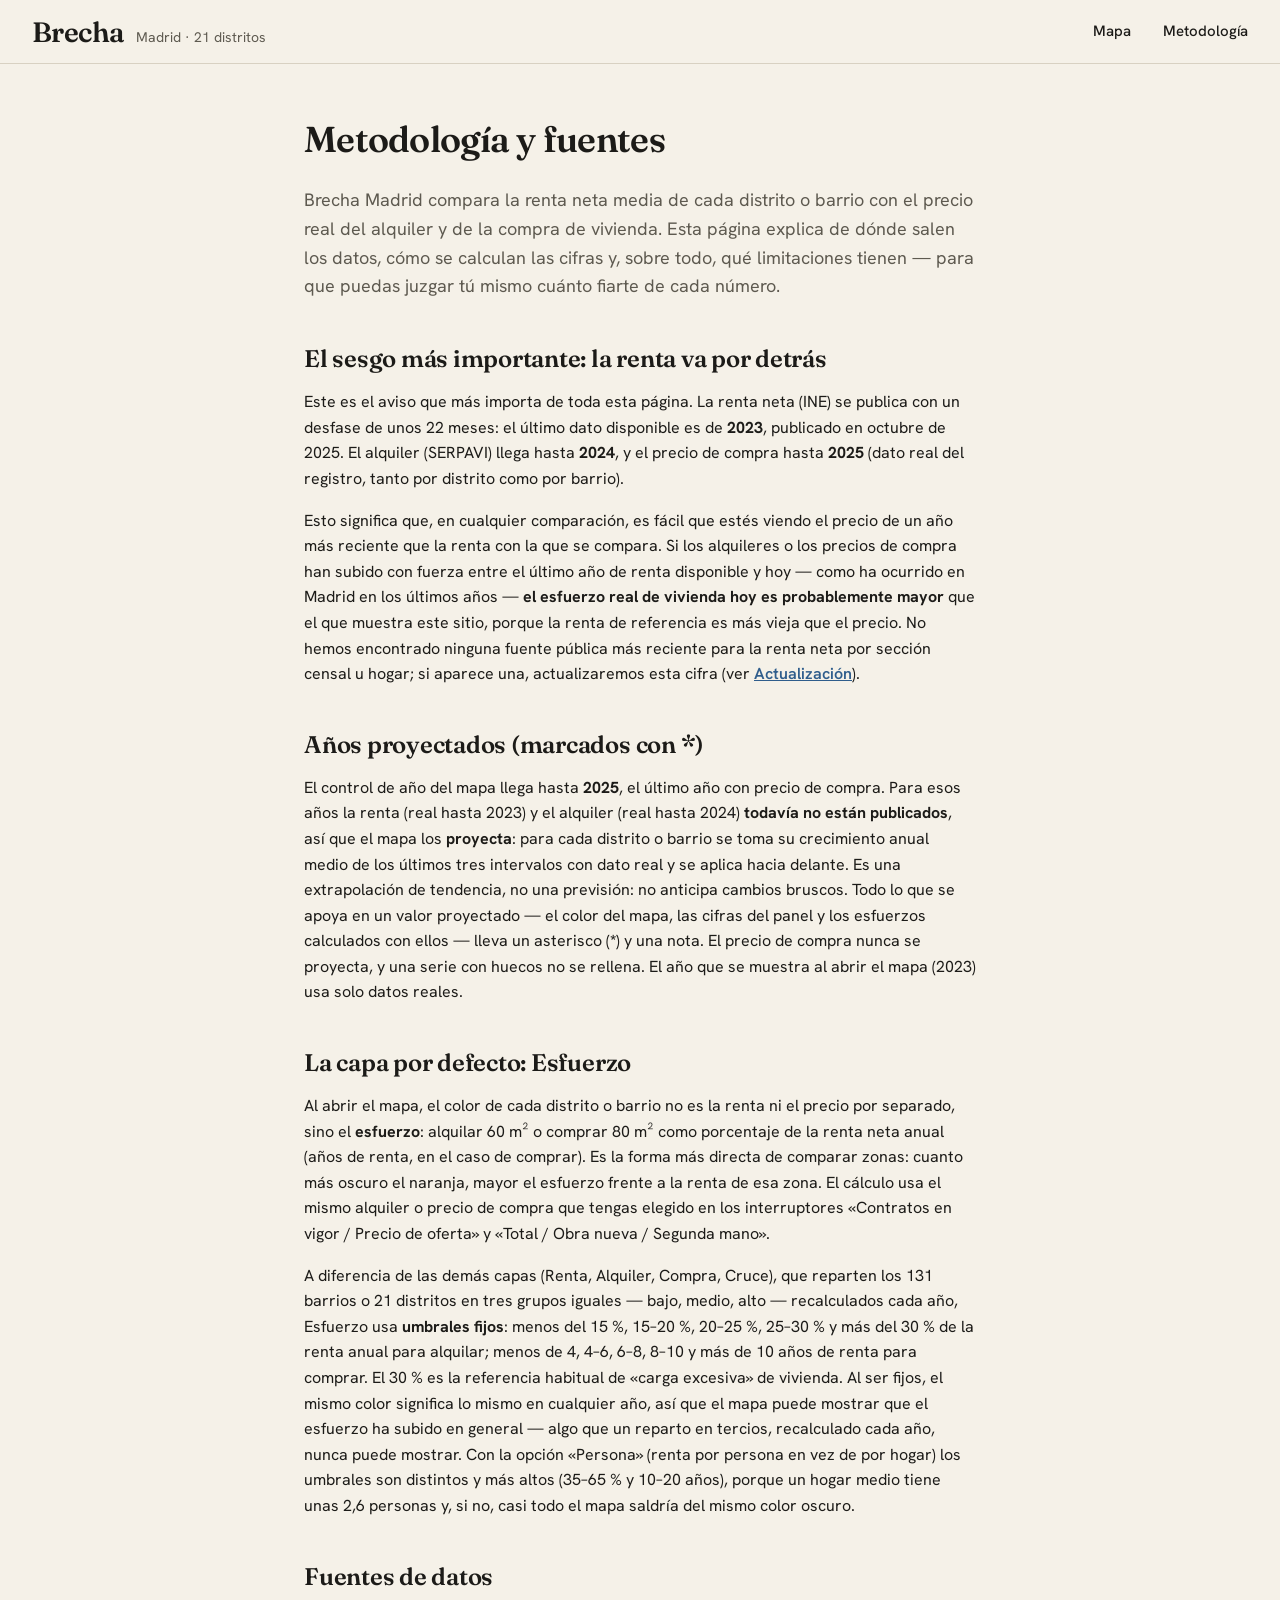
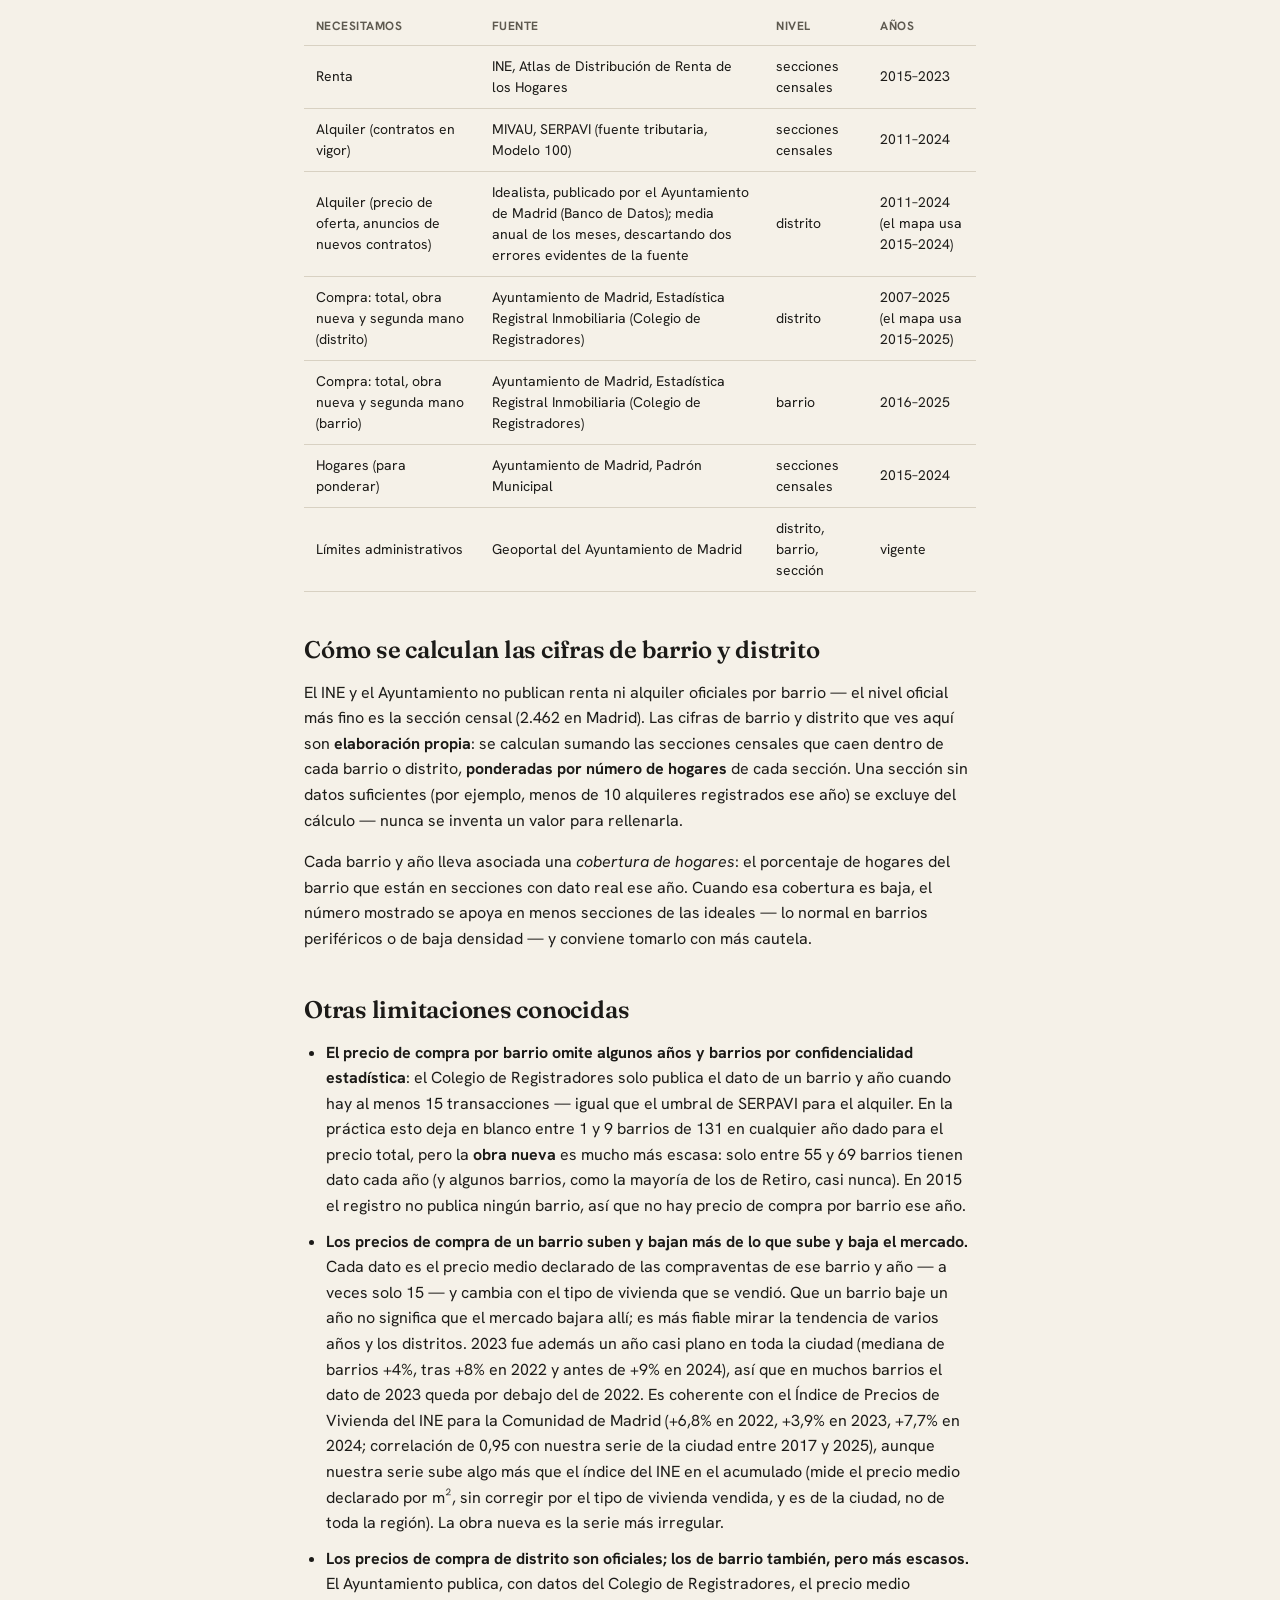
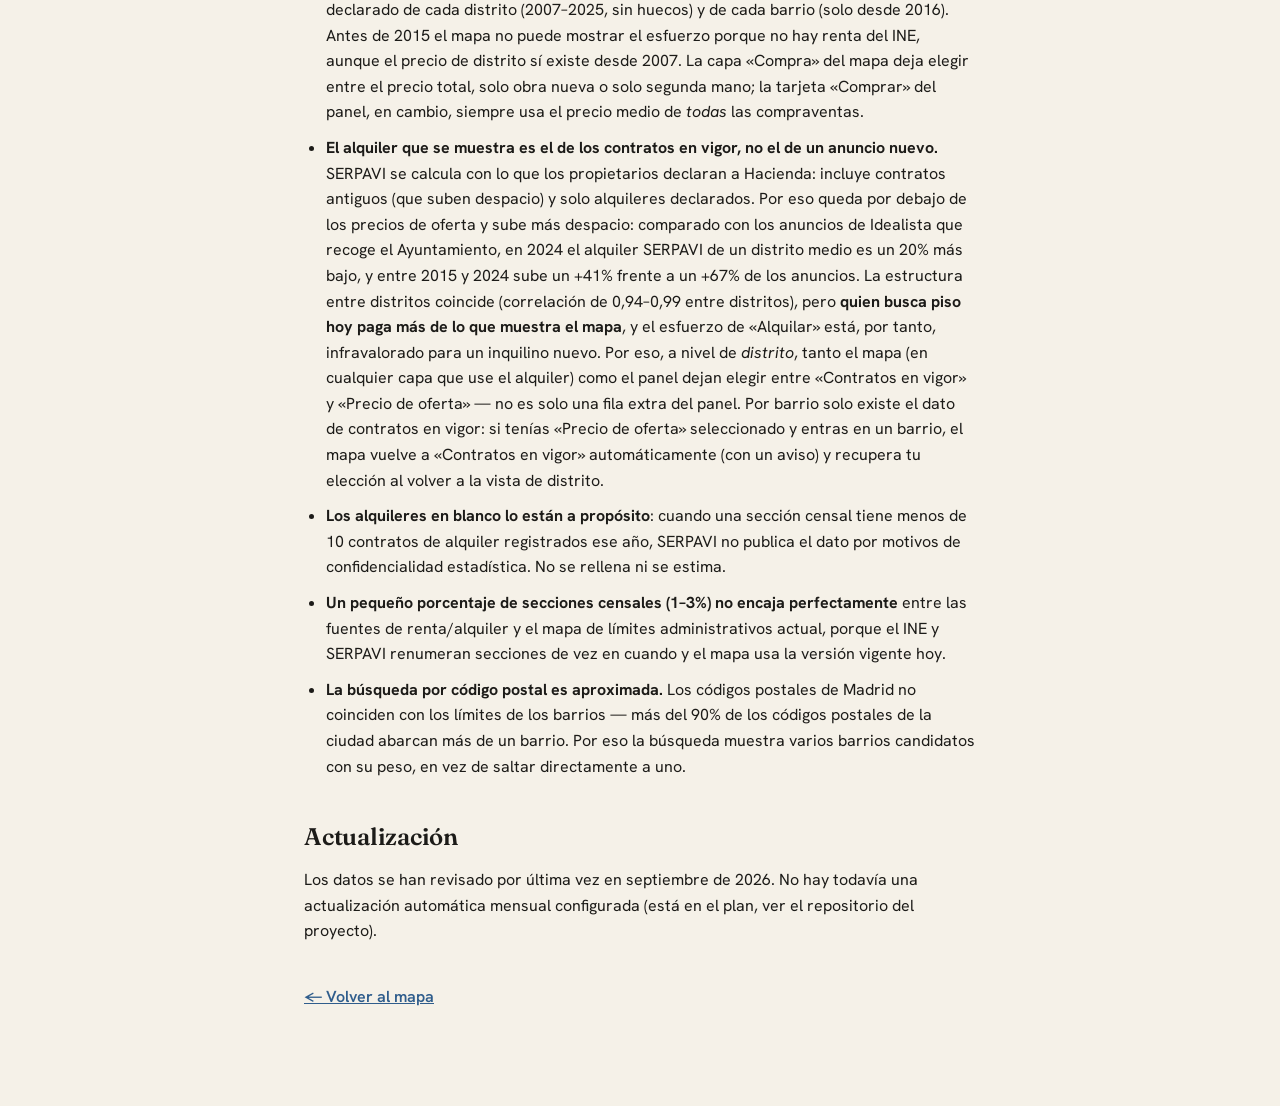
<file: site/metodologia.html>
<!doctype html>
<html lang="es">
<head>
<meta charset="utf-8">
<meta name="viewport" content="width=device-width, initial-scale=1">
<title>Metodología — Brecha Madrid</title>
<meta name="description" content="Fuentes de datos, cómo se calculan las cifras por barrio y distrito, y las limitaciones conocidas de Brecha Madrid.">
<link rel="preconnect" href="https://fonts.googleapis.com">
<link rel="preconnect" href="https://fonts.gstatic.com" crossorigin>
<link href="https://fonts.googleapis.com/css2?family=Fraunces:opsz,wght@9..144,400;9..144,600;9..144,700&family=Hanken+Grotesk:wght@400;500;600;700&display=swap" rel="stylesheet">
<link rel="stylesheet" href="css/style.css">
<link rel="stylesheet" href="css/article.css">
</head>
<body>
<header class="topbar">
  <div class="brand">
    <span class="brand-name">Brecha</span>
    <span class="brand-sub">Madrid · 21 distritos</span>
  </div>
  <nav class="topnav">
    <a href="index.html">Mapa</a>
    <a href="metodologia.html">Metodología</a>
  </nav>
</header>

<main class="article">
  <h1>Metodología y fuentes</h1>
  <p class="lede">Brecha Madrid compara la renta neta media de cada distrito o barrio con el precio real
  del alquiler y de la compra de vivienda. Esta página explica de dónde salen los datos, cómo se
  calculan las cifras y, sobre todo, qué limitaciones tienen — para que puedas juzgar tú mismo cuánto
  fiarte de cada número.</p>

  <h2 id="sesgo-renta">El sesgo más importante: la renta va por detrás</h2>
  <p>Este es el aviso que más importa de toda esta página. La renta neta (INE) se publica con un
  desfase de unos 22 meses: el último dato disponible es de <strong>2023</strong>, publicado en
  octubre de 2025. El alquiler (SERPAVI) llega hasta <strong>2024</strong>, y el precio de compra hasta
  <strong>2025</strong> (dato real del registro, tanto por distrito como por barrio).</p>
  <p>Esto significa que, en cualquier comparación, es fácil que estés viendo el precio de un año más
  reciente que la renta con la que se compara. Si los alquileres o los precios de compra han subido
  con fuerza entre el último año de renta disponible y hoy — como ha ocurrido en Madrid en los últimos
  años — <strong>el esfuerzo real de vivienda hoy es probablemente mayor</strong> que el que muestra
  este sitio, porque la renta de referencia es más vieja que el precio. No hemos encontrado ninguna
  fuente pública más reciente para la renta neta por sección censal u hogar; si aparece una, actualizaremos
  esta cifra (ver <a href="#actualizacion">Actualización</a>).</p>

  <h2 id="proyecciones">Años proyectados (marcados con *)</h2>
  <p>El control de año del mapa llega hasta <strong>2025</strong>, el último año con precio de compra.
  Para esos años la renta (real hasta 2023) y el alquiler (real hasta 2024) <strong>todavía no están
  publicados</strong>, así que el mapa los <strong>proyecta</strong>: para cada distrito o barrio se toma
  su crecimiento anual medio de los últimos tres intervalos con dato real y se aplica hacia delante. Es
  una extrapolación de tendencia, no una previsión: no anticipa cambios bruscos. Todo lo que se apoya en
  un valor proyectado — el color del mapa, las cifras del panel y los esfuerzos calculados con ellos —
  lleva un asterisco (<strong>*</strong>) y una nota. El precio de compra nunca se proyecta, y una serie
  con huecos no se rellena. El año que se muestra al abrir el mapa (2023) usa solo datos reales.</p>

  <h2 id="esfuerzo">La capa por defecto: Esfuerzo</h2>
  <p>Al abrir el mapa, el color de cada distrito o barrio no es la renta ni el precio por separado, sino
  el <strong>esfuerzo</strong>: alquilar 60 m² o comprar 80 m² como porcentaje de la renta neta anual (años
  de renta, en el caso de comprar). Es la forma más directa de comparar zonas: cuanto más oscuro el
  naranja, mayor el esfuerzo frente a la renta de esa zona. El cálculo usa el mismo alquiler o precio de
  compra que tengas elegido en los interruptores «Contratos en vigor / Precio de oferta» y «Total / Obra
  nueva / Segunda mano».</p>
  <p>A diferencia de las demás capas (Renta, Alquiler, Compra, Cruce), que reparten los 131 barrios o 21
  distritos en tres grupos iguales — bajo, medio, alto — recalculados cada año, Esfuerzo usa
  <strong>umbrales fijos</strong>: menos del 15 %, 15–20 %, 20–25 %, 25–30 % y más del 30 % de la renta
  anual para alquilar; menos de 4, 4–6, 6–8, 8–10 y más de 10 años de renta para comprar. El 30 % es la
  referencia habitual de «carga excesiva» de vivienda. Al ser fijos, el mismo color significa lo mismo en
  cualquier año, así que el mapa puede mostrar que el esfuerzo ha subido en general — algo que un reparto
  en tercios, recalculado cada año, nunca puede mostrar. Con la opción «Persona» (renta por persona en vez
  de por hogar) los umbrales son distintos y más altos (35–65 % y 10–20 años), porque un hogar medio tiene
  unas 2,6 personas y, si no, casi todo el mapa saldría del mismo color oscuro.</p>

  <h2>Fuentes de datos</h2>
  <table>
    <thead><tr><th>Necesitamos</th><th>Fuente</th><th>Nivel</th><th>Años</th></tr></thead>
    <tbody>
      <tr><td>Renta</td><td>INE, Atlas de Distribución de Renta de los Hogares</td><td>secciones censales</td><td>2015–2023</td></tr>
      <tr><td>Alquiler (contratos en vigor)</td><td>MIVAU, SERPAVI (fuente tributaria, Modelo 100)</td><td>secciones censales</td><td>2011–2024</td></tr>
      <tr><td>Alquiler (precio de oferta, anuncios de nuevos contratos)</td><td>Idealista, publicado por el Ayuntamiento de Madrid (Banco de Datos); media anual de los meses, descartando dos errores evidentes de la fuente</td><td>distrito</td><td>2011–2024 (el mapa usa 2015–2024)</td></tr>
      <tr><td>Compra: total, obra nueva y segunda mano (distrito)</td><td>Ayuntamiento de Madrid, Estadística Registral Inmobiliaria (Colegio de Registradores)</td><td>distrito</td><td>2007–2025 (el mapa usa 2015–2025)</td></tr>
      <tr><td>Compra: total, obra nueva y segunda mano (barrio)</td><td>Ayuntamiento de Madrid, Estadística Registral Inmobiliaria (Colegio de Registradores)</td><td>barrio</td><td>2016–2025</td></tr>
      <tr><td>Hogares (para ponderar)</td><td>Ayuntamiento de Madrid, Padrón Municipal</td><td>secciones censales</td><td>2015–2024</td></tr>
      <tr><td>Límites administrativos</td><td>Geoportal del Ayuntamiento de Madrid</td><td>distrito, barrio, sección</td><td>vigente</td></tr>
    </tbody>
  </table>

  <h2>Cómo se calculan las cifras de barrio y distrito</h2>
  <p>El INE y el Ayuntamiento no publican renta ni alquiler oficiales por barrio — el nivel oficial más
  fino es la sección censal (2.462 en Madrid). Las cifras de barrio y distrito que ves aquí son
  <strong>elaboración propia</strong>: se calculan sumando las secciones censales que caen dentro de
  cada barrio o distrito, <strong>ponderadas por número de hogares</strong> de cada sección. Una sección
  sin datos suficientes (por ejemplo, menos de 10 alquileres registrados ese año) se excluye del
  cálculo — nunca se inventa un valor para rellenarla.</p>
  <p>Cada barrio y año lleva asociada una <em>cobertura de hogares</em>: el porcentaje de hogares del
  barrio que están en secciones con dato real ese año. Cuando esa cobertura es baja, el número
  mostrado se apoya en menos secciones de las ideales — lo normal en barrios periféricos o de baja
  densidad — y conviene tomarlo con más cautela.</p>

  <h2>Otras limitaciones conocidas</h2>
  <ul>
    <li><strong>El precio de compra por barrio omite algunos años y barrios por confidencialidad
    estadística</strong>: el Colegio de Registradores solo publica el dato de un barrio y año cuando
    hay al menos 15 transacciones — igual que el umbral de SERPAVI para el alquiler. En la práctica
    esto deja en blanco entre 1 y 9 barrios de 131 en cualquier año dado para el precio total, pero
    la <strong>obra nueva</strong> es mucho más escasa: solo entre 55 y 69 barrios tienen dato cada año
    (y algunos barrios, como la mayoría de los de Retiro, casi nunca). En 2015 el registro no publica
    ningún barrio, así que no hay precio de compra por barrio ese año.</li>
    <li><strong>Los precios de compra de un barrio suben y bajan más de lo que sube y baja el mercado.</strong>
    Cada dato es el precio medio declarado de las compraventas de ese barrio y año — a veces solo 15 —
    y cambia con el tipo de vivienda que se vendió. Que un barrio baje un año no significa que el mercado
    bajara allí; es más fiable mirar la tendencia de varios años y los distritos. 2023 fue además un año
    casi plano en toda la ciudad (mediana de barrios +4%, tras +8% en 2022 y antes de +9% en 2024), así
    que en muchos barrios el dato de 2023 queda por debajo del de 2022. Es coherente con el Índice de
    Precios de Vivienda del INE para la Comunidad de Madrid (+6,8% en 2022, +3,9% en 2023, +7,7% en
    2024; correlación de 0,95 con nuestra serie de la ciudad entre 2017 y 2025), aunque nuestra serie
    sube algo más que el índice del INE en el acumulado (mide el precio medio declarado por m², sin
    corregir por el tipo de vivienda vendida, y es de la ciudad, no de toda la región). La obra nueva
    es la serie más irregular.</li>
    <li><strong>Los precios de compra de distrito son oficiales; los de barrio también, pero más
    escasos.</strong> El Ayuntamiento publica, con datos del Colegio de Registradores, el precio medio
    declarado de cada distrito (2007–2025, sin huecos) y de cada barrio (solo desde 2016). Antes de
    2015 el mapa no puede mostrar el esfuerzo porque no hay renta del INE, aunque el precio de distrito
    sí existe desde 2007. La capa «Compra» del mapa deja elegir entre el precio total, solo obra nueva o
    solo segunda mano; la tarjeta «Comprar» del panel, en cambio, siempre usa el precio medio de
    <em>todas</em> las compraventas.</li>
    <li><strong>El alquiler que se muestra es el de los contratos en vigor, no el de un anuncio
    nuevo.</strong> SERPAVI se calcula con lo que los propietarios declaran a Hacienda: incluye
    contratos antiguos (que suben despacio) y solo alquileres declarados. Por eso queda por debajo de los
    precios de oferta y sube más despacio: comparado con los anuncios de Idealista que recoge el
    Ayuntamiento, en 2024 el alquiler SERPAVI de un distrito medio es un 20% más bajo, y entre 2015 y
    2024 sube un +41% frente a un +67% de los anuncios. La estructura entre distritos coincide (correlación
    de 0,94–0,99 entre distritos), pero <strong>quien busca piso hoy paga más de lo que muestra el
    mapa</strong>, y el esfuerzo de «Alquilar» está, por tanto, infravalorado para un inquilino nuevo. Por
    eso, a nivel de <em>distrito</em>, tanto el mapa (en cualquier capa que use el alquiler) como el panel
    dejan elegir entre «Contratos en vigor» y «Precio de oferta» — no es solo una fila extra del panel.
    Por barrio solo existe el dato de contratos en vigor: si tenías «Precio de oferta» seleccionado y
    entras en un barrio, el mapa vuelve a «Contratos en vigor» automáticamente (con un aviso) y recupera tu
    elección al volver a la vista de distrito.</li>
    <li><strong>Los alquileres en blanco lo están a propósito</strong>: cuando una sección censal tiene
    menos de 10 contratos de alquiler registrados ese año, SERPAVI no publica el dato por motivos de
    confidencialidad estadística. No se rellena ni se estima.</li>
    <li><strong>Un pequeño porcentaje de secciones censales (1–3%) no encaja perfectamente</strong>
    entre las fuentes de renta/alquiler y el mapa de límites administrativos actual, porque el INE y
    SERPAVI renumeran secciones de vez en cuando y el mapa usa la versión vigente hoy.</li>
    <li><strong>La búsqueda por código postal es aproximada.</strong> Los códigos postales de Madrid no
    coinciden con los límites de los barrios — más del 90% de los códigos postales de la ciudad abarcan
    más de un barrio. Por eso la búsqueda muestra varios barrios candidatos con su peso, en vez de
    saltar directamente a uno.</li>
  </ul>

  <h2 id="actualizacion">Actualización</h2>
  <p>Los datos se han revisado por última vez en septiembre de 2026. No hay todavía una actualización
  automática mensual configurada (está en el plan, ver el repositorio del proyecto).</p>

  <p class="back"><a href="index.html">← Volver al mapa</a></p>
</main>
</body>
</html>
</file>
<file: site/css/style.css>
:root {
  --paper: #F5F1E8;
  --card: #FAF7F0;
  --ink: #1C1B18;
  --ink-soft: #5E5A50;
  --line: #D8D1C2;
  --input-border: #C9C1AF;
  --map-bg: #ECE6D8;
  --blue: #2F5D8C;
  --orange: #B4560F;
  --orange-mid: #E5A56B;
  --no-data: #E4DED0;
  --font-display: "Fraunces", Georgia, serif;
  --font-body: "Hanken Grotesk", system-ui, sans-serif;
}

* { box-sizing: border-box; }

html, body { height: 100%; }

body {
  margin: 0;
  background: var(--paper);
  color: var(--ink);
  font-family: var(--font-body);
  font-size: 15px;
  line-height: 1.5;
}

h1, h2 { font-family: var(--font-display); margin: 0; }

#app {
  display: flex;
  flex-direction: column;
  height: 100vh;
  min-height: 560px;
}

/* ---------- top bar ---------- */
.topbar {
  flex-shrink: 0;
  height: 64px;
  padding: 0 32px;
  display: flex;
  align-items: center;
  justify-content: space-between;
  border-bottom: 1px solid var(--line);
}

.brand {
  display: flex;
  align-items: baseline;
  gap: 12px;
}

.brand-name {
  font-family: var(--font-display);
  font-size: 28px;
  font-weight: 600;
  letter-spacing: -0.02em;
}

.brand-sub {
  font-size: 14px;
  color: var(--ink-soft);
}

.topnav {
  display: flex;
  gap: 32px;
  font-size: 15px;
  font-weight: 500;
}

.topnav a { color: var(--ink); text-decoration: none; }
.topnav a:hover { color: var(--orange); }

/* ---------- layout ---------- */
.layout {
  flex-grow: 1;
  min-height: 0;
  display: grid;
  grid-template-columns: 320px minmax(0, 1fr) 400px;
}

/* ---------- left rail ---------- */
.rail {
  overflow-y: auto;
  scrollbar-gutter: stable;
  padding: 28px 32px;
  display: flex;
  flex-direction: column;
  gap: 20px;
  border-right: 1px solid var(--line);
}

.rail-intro { display: flex; flex-direction: column; gap: 10px; }

.rail-intro h1 {
  font-weight: 400;
  font-size: 30px;
  line-height: 1.1;
  letter-spacing: -0.02em;
}

.rail-intro p {
  margin: 0;
  font-size: 15px;
  line-height: 1.5;
  color: var(--ink-soft);
}

.rail-section { display: flex; flex-direction: column; gap: 8px; }

.rail-label {
  font-size: 12px;
  font-weight: 700;
  letter-spacing: 0.08em;
  text-transform: uppercase;
  color: var(--ink-soft);
}

.rail-note {
  margin: 0;
  font-size: 13px;
  line-height: 1.45;
  color: var(--ink-soft);
}

.button-group { display: grid; gap: 8px; }
.button-group.cols-2 { grid-template-columns: repeat(2, minmax(0, 1fr)); }
/* First layer button ("Esfuerzo", the default) spans the full row; the other four form 2x2. */
#layer-buttons > button:first-child { grid-column: 1 / -1; }

.toggle-btn {
  height: 44px;
  border-radius: 8px;
  border: 1px solid var(--input-border);
  background: transparent;
  color: var(--ink);
  font-family: inherit;
  font-size: 14px;
  font-weight: 500;
  cursor: pointer;
}

.toggle-btn.active {
  border-color: var(--ink);
  background: var(--ink);
  color: var(--paper);
  font-weight: 600;
}

.btn-outline {
  height: 44px;
  padding: 0 16px;
  border: 1px solid var(--ink);
  border-radius: 8px;
  background: transparent;
  color: var(--ink);
  font-family: inherit;
  font-size: 14px;
  font-weight: 600;
  cursor: pointer;
}

.btn-solid {
  height: 44px;
  padding: 0 16px;
  border: 1px solid var(--ink);
  border-radius: 8px;
  background: var(--ink);
  color: var(--paper);
  font-family: inherit;
  font-size: 14px;
  font-weight: 600;
  cursor: pointer;
}

/* legend */
.legend-grid-wrap { display: flex; gap: 12px; align-items: flex-end; }
.legend-axis-y { width: 14px; height: 132px; display: flex; align-items: center; justify-content: center; }
.legend-axis-y span { writing-mode: vertical-rl; transform: rotate(180deg); font-size: 12px; color: var(--ink-soft); white-space: nowrap; }
.legend-grid-col { display: flex; flex-direction: column; gap: 6px; }
.legend-grid { display: grid; grid-template-columns: repeat(3, 40px); grid-auto-rows: 40px; gap: 2px; }
.legend-grid > div { border-radius: 3px; }
.legend-axis-x { font-size: 12px; color: var(--ink-soft); }

.legend-strip-wrap { display: flex; flex-direction: column; gap: 6px; }
.legend-strip { display: flex; gap: 2px; }
.legend-strip > div { flex-grow: 1; height: 28px; border-radius: 3px; }
.legend-strip-labels { display: flex; justify-content: space-between; font-size: 12px; color: var(--ink-soft); }

/* ---------- map ---------- */
.map-wrap {
  position: relative;
  overflow: hidden;
  background: var(--map-bg);
}

#map { width: 100%; height: 100%; display: block; }

.area-path { stroke: var(--paper); stroke-width: 2px; cursor: pointer; transition: opacity 0.1s ease; }
.area-path:hover { opacity: 0.82; }
.area-path.selected { stroke: var(--ink); stroke-width: 3.5px; }
.area-path.no-data { fill: var(--no-data); }
.area-label { font-size: 11px; font-weight: 600; fill: var(--ink); pointer-events: none; font-family: var(--font-body); }

#tooltip {
  position: absolute;
  pointer-events: none;
  background: var(--ink);
  color: var(--paper);
  font-size: 12px;
  padding: 6px 10px;
  border-radius: 6px;
  transform: translate(-50%, -110%);
  white-space: nowrap;
  z-index: 5;
}

.search-box { position: absolute; left: 24px; top: 24px; display: flex; z-index: 6; }

#search-input {
  box-sizing: border-box;
  width: 230px;
  height: 44px;
  padding: 0 14px;
  border: 1px solid var(--input-border);
  border-right: 0;
  border-radius: 8px 0 0 8px;
  background: var(--card);
  color: var(--ink);
  font-family: inherit;
  font-size: 14px;
}

#search-btn {
  height: 44px;
  padding: 0 16px;
  border: 1px solid var(--ink);
  border-radius: 0 8px 8px 0;
  background: var(--ink);
  color: var(--paper);
  font-family: inherit;
  font-size: 14px;
  font-weight: 600;
  cursor: pointer;
}

.search-results {
  position: absolute;
  top: 48px;
  left: 0;
  width: 274px;
  background: var(--card);
  border: 1px solid var(--input-border);
  border-radius: 8px;
  overflow: hidden;
  box-shadow: 0 4px 12px rgba(0,0,0,0.1);
}

.search-results button {
  display: block;
  width: 100%;
  text-align: left;
  padding: 10px 14px;
  border: 0;
  border-bottom: 1px solid var(--line);
  background: transparent;
  font-family: inherit;
  font-size: 13px;
  color: var(--ink);
  cursor: pointer;
}

.search-results button:last-child { border-bottom: 0; }
.search-results button:hover { background: var(--paper); }
.search-results .share { color: var(--ink-soft); }

.map-breadcrumb { position: absolute; left: 24px; top: 80px; display: flex; align-items: center; gap: 4px; font-size: 14px; z-index: 4; }
.map-breadcrumb .crumb-sep { color: var(--ink-soft); }

.crumb {
  font: inherit;
  color: var(--blue);
  background: none;
  border: none;
  padding: 0;
  cursor: pointer;
  font-weight: 700;
}

.crumb:disabled { color: var(--ink); cursor: default; }

.map-hint { position: absolute; left: 24px; bottom: 140px; font-size: 13px; color: var(--ink-soft); z-index: 4; }

.timeline-bar {
  position: absolute;
  left: 24px;
  right: 24px;
  bottom: 24px;
  box-sizing: border-box;
  padding: 12px 16px;
  display: flex;
  flex-wrap: wrap;
  align-items: center;
  gap: 8px 16px;
  border: 1px solid var(--line);
  border-radius: 12px;
  background: var(--card);
  z-index: 4;
}
/* When the map column is narrow the "Comparar" button drops to its own row instead of squeezing
   the slider to nothing. The map measures the bar's real height (map.js), so a taller bar never
   covers geography. */
#compare-btn { margin-left: auto; }

.play-btn {
  flex-shrink: 0;
  width: 44px;
  height: 44px;
  border-radius: 22px;
  border: 0;
  background: var(--ink);
  cursor: pointer;
  display: flex;
  align-items: center;
  justify-content: center;
}

.year-slider-col { flex: 1 1 200px; min-width: 200px; display: flex; flex-direction: column; }

#year-slider { width: 100%; height: 44px; margin: 0; accent-color: var(--orange); }

/* Labels are absolutely positioned at their true place along the track (main.js renderTicks). */
.year-ticks { position: relative; height: 18px; font-size: 12px; line-height: 18px; color: var(--ink-soft); }
.year-ticks .tick { position: absolute; top: 0; transform: translateX(-50%); white-space: nowrap; }
.year-ticks .tick-first { transform: none; left: 0 !important; }
.year-ticks .tick-last { transform: translateX(-100%); left: 100% !important; }
/* Always occupies its line (even when empty) so the bar's height never changes with the
   year - a taller bar would cover map area the projection reserved (MAP_MARGIN in map.js). */
.year-proj-note { height: 16px; line-height: 16px; margin-top: 2px; font-size: 12px; font-style: italic; color: var(--ink-soft); white-space: nowrap; overflow: hidden; text-overflow: ellipsis; }

.year-readout {
  flex-shrink: 0;
  width: 90px;
  text-align: center;
  font-family: var(--font-display);
  font-size: 24px;
  font-weight: 600;
  letter-spacing: -0.01em;
}

/* ---------- right panel ---------- */
.panel {
  overflow-y: auto;
  scrollbar-gutter: stable;
  padding: 28px 32px;
  display: flex;
  flex-direction: column;
  gap: 16px;
  border-left: 1px solid var(--line);
  background: var(--card);
}

.placeholder-text { color: var(--ink-soft); font-size: 14px; }

.panel-kicker {
  font-size: 12px;
  font-weight: 700;
  letter-spacing: 0.08em;
  text-transform: uppercase;
  color: var(--ink-soft);
  margin: 0 0 4px;
}

.panel-title {
  font-weight: 600;
  font-size: 30px;
  letter-spacing: -0.02em;
  line-height: 1.1;
}

.panel-note { margin: 8px 0 0; font-size: 13px; line-height: 1.4; color: var(--ink-soft); }

.value-rows { display: flex; flex-direction: column; }

.value-row {
  display: flex;
  justify-content: space-between;
  align-items: center;
  padding: 10px 0;
  border-top: 1px solid var(--line);
}

.value-row:last-child { border-bottom: 1px solid var(--line); }

.value-row-label { display: flex; flex-direction: column; gap: 2px; }
.value-row-label .name { font-size: 13px; color: var(--ink-soft); }
.value-row-label .src { font-size: 11px; color: var(--ink-soft); }

.value-row-amount { text-align: right; display: flex; flex-direction: column; }
.value-row-amount .amount { font-size: 24px; font-weight: 700; letter-spacing: -0.01em; }
.value-row-amount .amount.income { color: var(--blue); }
.value-row-amount .amount.price { color: var(--orange); }
.value-row-amount .delta { font-size: 12px; color: var(--ink-soft); }

.effort-cards { display: grid; grid-template-columns: repeat(2, minmax(0, 1fr)); gap: 12px; }

.effort-card {
  box-sizing: border-box;
  padding: 14px;
  border-radius: 12px;
  background: var(--ink);
  color: var(--paper);
  display: flex;
  flex-direction: column;
  gap: 4px;
}

.effort-card .label { font-size: 13px; color: var(--line); }
.effort-card .big { font-family: var(--font-display); font-size: 34px; line-height: 1.05; font-weight: 600; }
.effort-card .sub { font-size: 12px; line-height: 1.35; color: var(--line); }

.effort-card .m2-row {
  display: flex;
  justify-content: space-between;
  align-items: baseline;
  margin-top: 6px;
  font-size: 13px;
}

.effort-card .m2-row .m2-value { font-weight: 700; }

.effort-card input[type="range"] {
  width: 100%;
  height: 44px;
  margin: 0;
  accent-color: var(--orange-mid);
}

.index-chart { display: flex; flex-direction: column; gap: 6px; }

.index-chart-head {
  display: flex;
  justify-content: space-between;
  align-items: baseline;
}

.index-chart-head .index-label {
  font-size: 12px;
  font-weight: 700;
  letter-spacing: 0.08em;
  text-transform: uppercase;
  color: var(--ink-soft);
}

.rank-label { font-size: 12px; color: var(--ink-soft); }

/* Fluid width: the panel's content box is exactly 336px only while no scrollbar is shown,
   so a fixed-size SVG overflowed/jumped whenever a taller (projected-year) panel got one. */
.index-chart svg { width: 100%; height: auto; display: block; }
.index-chart .pt { cursor: crosshair; }
.index-chart .pt-tip { opacity: 0; pointer-events: none; }
.index-chart .pt:hover .pt-tip { opacity: 1; }
.index-chart .pt:hover .pt-dot { r: 4; }

.projection-note {
  font-size: 11px;
  font-style: italic;
  color: var(--ink-soft);
  letter-spacing: 0.01em;
}

.sources {
  margin-top: auto;
  font-size: 12px;
  line-height: 1.5;
  color: var(--ink-soft);
}

.sources a { color: var(--blue); font-weight: 600; text-decoration: underline; }

.unavailable-note {
  font-size: 13px;
  color: var(--ink-soft);
  background: var(--paper);
  border: 1px dashed var(--input-border);
  border-radius: 8px;
  padding: 10px 12px;
}
</file>
<file: site/css/article.css>
body { background: var(--paper); color: var(--ink); }

.article {
  max-width: 720px;
  margin: 0 auto;
  padding: 48px 24px 80px;
}

.article h1 {
  font-family: var(--font-display);
  font-weight: 600;
  font-size: 36px;
  letter-spacing: -0.02em;
  margin: 0 0 20px;
}

.article h2 {
  font-family: var(--font-display);
  font-weight: 600;
  font-size: 24px;
  letter-spacing: -0.01em;
  margin: 40px 0 12px;
}

.article p {
  font-size: 16px;
  line-height: 1.6;
  margin: 0 0 16px;
}

.article .lede {
  font-size: 18px;
  color: var(--ink-soft);
}

.article ul {
  margin: 0 0 16px;
  padding-left: 22px;
}

.article li {
  font-size: 16px;
  line-height: 1.6;
  margin-bottom: 10px;
}

.article table {
  width: 100%;
  border-collapse: collapse;
  margin: 8px 0 8px;
  font-size: 14px;
}

.article th, .article td {
  text-align: left;
  padding: 10px 12px;
  border-bottom: 1px solid var(--line);
}

.article th {
  font-weight: 700;
  color: var(--ink-soft);
  text-transform: uppercase;
  font-size: 12px;
  letter-spacing: 0.04em;
}

.article .note {
  font-size: 13px;
  color: var(--ink-soft);
}

.article code {
  background: var(--card);
  border: 1px solid var(--line);
  border-radius: 4px;
  padding: 1px 6px;
  font-size: 14px;
}

.article a {
  color: var(--blue);
  font-weight: 600;
  text-decoration: underline;
}

.article .back {
  margin-top: 40px;
}
</file>
